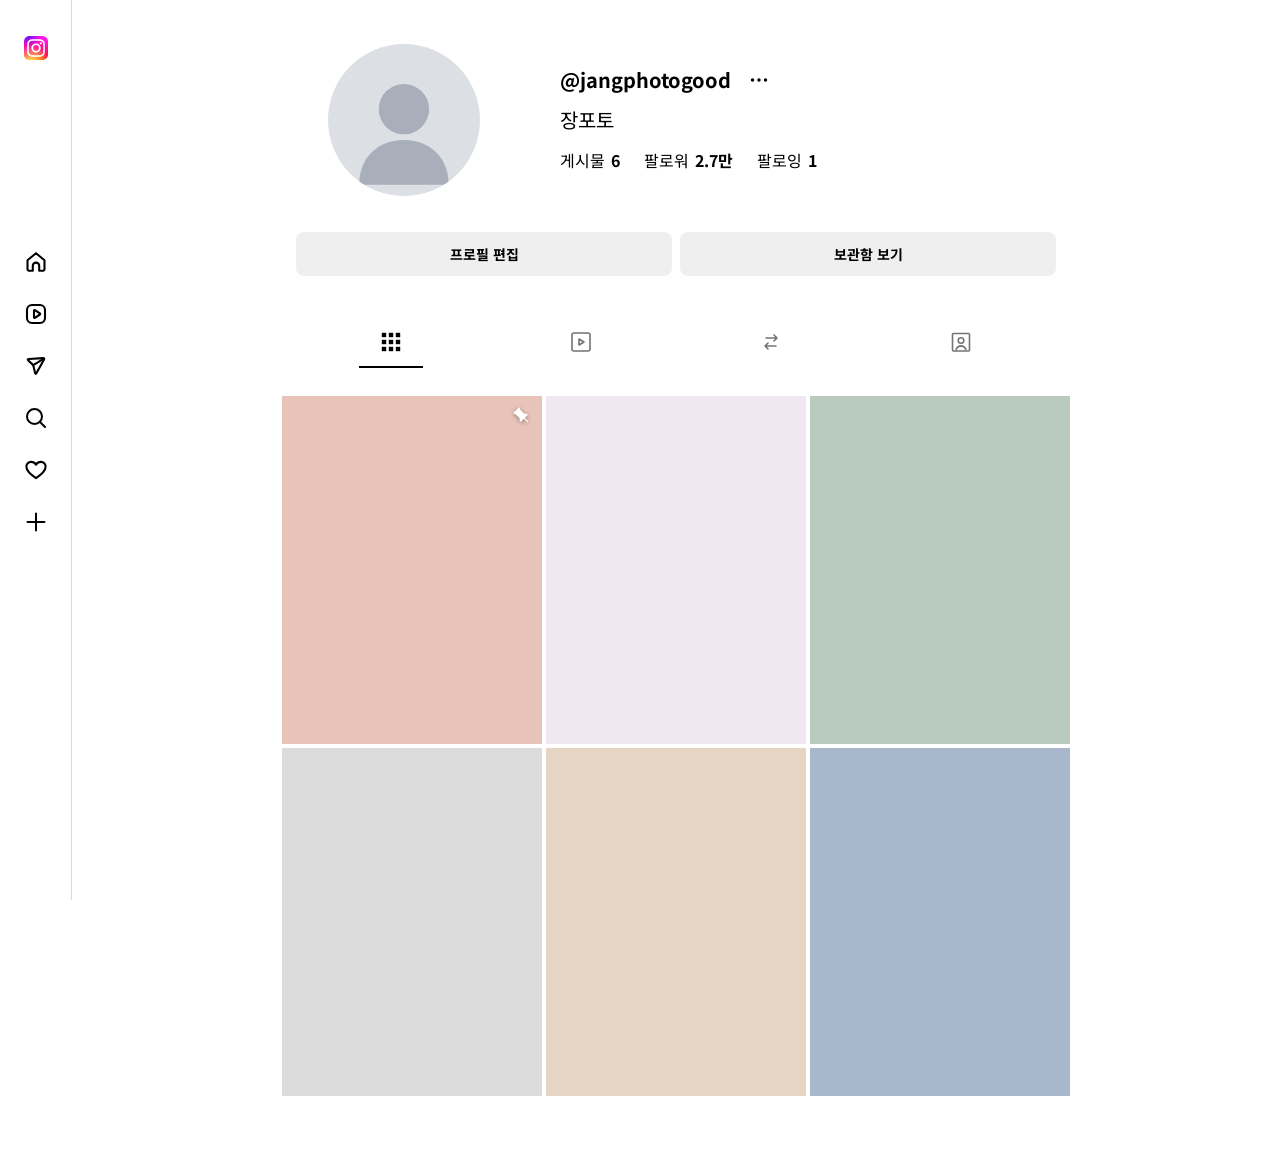
<file: index.html>
<!doctype html>
<html lang="ko">
<head>
  <meta charset="utf-8" />
  <meta name="viewport" content="width=device-width,initial-scale=1" />
  <title>@jangphotogood · Instagram</title>
  <link rel="preconnect" href="https://fonts.googleapis.com" />
  <link rel="preconnect" href="https://fonts.gstatic.com" crossorigin />
  <link rel="stylesheet" href="https://fonts.googleapis.com/css2?family=Noto+Sans+KR:wght@400;500;700&display=swap" />
  <link rel="stylesheet" href="style.css?v=31" />
</head>
<body>
  <aside class="side-nav" aria-label="메인 메뉴">
    <a class="logo" href="#" aria-label="Instagram">
      <img src="assets/instagram-logo.png" alt="" width="24" height="24" />
    </a>

    <nav class="nav-icons">
      <a href="#" class="nav-item" aria-label="홈"><img src="assets/icons/home.svg" alt="" width="24" height="24" /></a>
      <a href="#" class="nav-item" aria-label="릴스"><img src="assets/icons/reels.svg" alt="" width="24" height="24" /></a>
      <a href="dm.html" class="nav-item" aria-label="메시지"><img src="assets/icons/message.svg" alt="" width="24" height="24" /></a>
      <a href="#" class="nav-item" aria-label="검색"><img src="assets/icons/search.svg" alt="" width="24" height="24" /></a>
      <a href="#" class="nav-item" aria-label="알림"><img src="assets/icons/heart.svg" alt="" width="24" height="24" /></a>
      <a href="#" class="nav-item" aria-label="만들기"><img src="assets/icons/create.svg" alt="" width="24" height="24" /></a>
    </nav>
  </aside>

  <main class="content">
    <header class="profile">
      <div class="avatar" aria-hidden="true">
        <svg class="avatar-person" viewBox="0 0 100 100">
          <circle cx="50" cy="38" r="18" fill="currentColor"/>
          <path d="M18 92c0-20 14-32 32-32s32 12 32 32" fill="currentColor"/>
        </svg>
      </div>
      <div class="profile-info">
        <div class="profile-head">
          <h1 class="username">@jangphotogood</h1>
          <button class="more-btn" aria-label="더 보기">
            <svg viewBox="0 0 24 24" aria-hidden="true">
              <circle cx="5.5" cy="12" r="1.7" fill="currentColor"/>
              <circle cx="12" cy="12" r="1.7" fill="currentColor"/>
              <circle cx="18.5" cy="12" r="1.7" fill="currentColor"/>
            </svg>
          </button>
        </div>
        <p class="name">장포토</p>
        <ul class="stats">
          <li>게시물 <b>6</b></li>
          <li>팔로워 <b>2.7만</b></li>
          <li>팔로잉 <b>1</b></li>
        </ul>
      </div>
    </header>

    <div class="actions">
      <button class="pill-btn">프로필 편집</button>
      <button class="pill-btn">보관함 보기</button>
    </div>

    <nav class="tabs" aria-label="프로필 탭">
      <button class="tab is-active" aria-label="게시물">
        <svg viewBox="0 0 24 24" aria-hidden="true">
          <rect x="2.8" y="2.8" width="4.4" height="4.4" fill="currentColor"/>
          <rect x="9.8" y="2.8" width="4.4" height="4.4" fill="currentColor"/>
          <rect x="16.8" y="2.8" width="4.4" height="4.4" fill="currentColor"/>
          <rect x="2.8" y="9.8" width="4.4" height="4.4" fill="currentColor"/>
          <rect x="9.8" y="9.8" width="4.4" height="4.4" fill="currentColor"/>
          <rect x="16.8" y="9.8" width="4.4" height="4.4" fill="currentColor"/>
          <rect x="2.8" y="16.8" width="4.4" height="4.4" fill="currentColor"/>
          <rect x="9.8" y="16.8" width="4.4" height="4.4" fill="currentColor"/>
          <rect x="16.8" y="16.8" width="4.4" height="4.4" fill="currentColor"/>
        </svg>
        <span class="tab-indicator" aria-hidden="true"></span>
      </button>
      <button class="tab" aria-label="릴스">
        <svg viewBox="0 0 24 24" aria-hidden="true">
          <rect x="3" y="3" width="18" height="18" rx="2" fill="none" stroke="currentColor" stroke-width="1.6"/>
          <path d="M10 9v6l5-3-5-3Z" fill="none" stroke="currentColor" stroke-width="1.6" stroke-linejoin="round"/>
        </svg>
        <span class="tab-indicator" aria-hidden="true"></span>
      </button>
      <button class="tab" aria-label="리포스트">
        <svg viewBox="0 0 24 24" aria-hidden="true">
          <path d="M7 8h11M15 5l3 3-3 3" fill="none" stroke="currentColor" stroke-width="1.6" stroke-linecap="round" stroke-linejoin="round"/>
          <path d="M17 16H6M9 19l-3-3 3-3" fill="none" stroke="currentColor" stroke-width="1.6" stroke-linecap="round" stroke-linejoin="round"/>
        </svg>
        <span class="tab-indicator" aria-hidden="true"></span>
      </button>
      <button class="tab" aria-label="태그됨">
        <svg viewBox="0 0 24 24" aria-hidden="true">
          <rect x="3.5" y="3.5" width="17" height="17.5" rx="1" fill="none" stroke="currentColor" stroke-width="1.6"/>
          <circle cx="12" cy="10.5" r="2.8" fill="none" stroke="currentColor" stroke-width="1.6"/>
          <path d="M7 19.5c1.2-2.4 3-3.6 5-3.6s3.8 1.2 5 3.6" fill="none" stroke="currentColor" stroke-width="1.6" stroke-linecap="round"/>
        </svg>
        <span class="tab-indicator" aria-hidden="true"></span>
      </button>
    </nav>

    <section class="grid" id="post-grid" aria-label="게시물 그리드"></section>
  </main>

  <!-- Modal -->
  <div class="modal" id="modal" hidden aria-hidden="true">
    <div class="modal-overlay" data-close></div>

    <button class="modal-close" data-close aria-label="닫기">
      <svg viewBox="0 0 24 24" aria-hidden="true"><path d="m6 6 12 12M18 6 6 18" fill="none" stroke="currentColor" stroke-width="1.8" stroke-linecap="round"/></svg>
    </button>

    <button class="post-nav post-nav--prev" id="prev-post" aria-label="이전 게시물">
      <svg viewBox="0 0 24 24" aria-hidden="true"><path d="m15 5-7 7 7 7" fill="none" stroke="currentColor" stroke-width="2" stroke-linecap="round" stroke-linejoin="round"/></svg>
    </button>

    <div class="modal-dialog" role="dialog" aria-modal="true" aria-label="게시물">
      <div class="media" id="media">
        <div class="media-track" id="media-track"></div>

        <button class="media-nav media-nav--prev" id="prev-photo" aria-label="이전 사진">
          <svg viewBox="0 0 24 24" aria-hidden="true"><path d="m15 5-7 7 7 7" fill="none" stroke="currentColor" stroke-width="2" stroke-linecap="round" stroke-linejoin="round"/></svg>
        </button>
        <button class="media-nav media-nav--next" id="next-photo" aria-label="다음 사진">
          <svg viewBox="0 0 24 24" aria-hidden="true"><path d="m9 5 7 7-7 7" fill="none" stroke="currentColor" stroke-width="2" stroke-linecap="round" stroke-linejoin="round"/></svg>
        </button>

        <button class="tagged-toggle" aria-label="태그된 사람 보기">
          <svg viewBox="0 0 24 24" aria-hidden="true">
            <circle cx="12" cy="12" r="11" fill="#000"/>
            <circle cx="12" cy="10.2" r="3" fill="#fff"/>
            <path d="M6.5 18.5c1.2-2.4 3-3.5 5.5-3.5s4.3 1.1 5.5 3.5" fill="#fff"/>
          </svg>
        </button>

        <div class="tag-bubbles" id="tag-bubbles" aria-hidden="true"></div>

        <div class="dots" id="dots" aria-hidden="true"></div>
      </div>

      <aside class="side-panel">
        <header class="side-header">
          <div class="avatar avatar--sm" aria-hidden="true"></div>
          <div class="side-user">jangphotogood</div>
          <button class="side-more" aria-label="더 보기">
            <svg viewBox="0 0 24 24" aria-hidden="true">
              <circle cx="5.5" cy="12" r="1.7" fill="currentColor"/>
              <circle cx="12" cy="12" r="1.7" fill="currentColor"/>
              <circle cx="18.5" cy="12" r="1.7" fill="currentColor"/>
            </svg>
          </button>
        </header>

        <div class="side-body">
          <div class="caption">
            <div class="avatar avatar--sm" aria-hidden="true"></div>
            <div class="caption-text" id="caption-text"></div>
          </div>
          <ul class="comments" id="comments"></ul>
        </div>

        <div class="side-actions">
          <button class="action-btn" aria-label="좋아요">
            <svg viewBox="0 0 24 24" aria-hidden="true"><path d="M12 20s-7-4.35-7-10a4.5 4.5 0 0 1 7-3.72A4.5 4.5 0 0 1 19 10c0 5.65-7 10-7 10Z" fill="none" stroke="currentColor" stroke-width="1.8" stroke-linejoin="round"/></svg>
            <span class="action-count" id="count-likes"></span>
          </button>
          <button class="action-btn" aria-label="댓글">
            <svg viewBox="0 0 24 24" aria-hidden="true"><path d="M3 12c0-4.97 4.03-8.5 9-8.5s9 3.53 9 8.5-4.03 8.5-9 8.5c-1.29 0-2.52-.24-3.64-.68L3 21l1.4-4.17A8.1 8.1 0 0 1 3 12Z" fill="none" stroke="currentColor" stroke-width="1.8" stroke-linejoin="round"/></svg>
            <span class="action-count" id="count-comments"></span>
          </button>
          <button class="action-btn" aria-label="공유">
            <img src="assets/icons/message.svg" alt="" width="24" height="24" />
            <span class="action-count" id="count-shares"></span>
          </button>
        </div>

        <div class="likes" id="likes"></div>
        <div class="date" id="date"></div>

        <form class="comment-form" onsubmit="return false">
          <button type="button" class="emoji-btn" aria-label="이모티콘">
            <svg viewBox="0 0 24 24" aria-hidden="true">
              <circle cx="12" cy="12" r="9" fill="none" stroke="currentColor" stroke-width="1.6"/>
              <circle cx="9" cy="10.5" r="1.1" fill="currentColor"/>
              <circle cx="15" cy="10.5" r="1.1" fill="currentColor"/>
              <path d="M8.5 15c1 1.2 2.1 1.8 3.5 1.8s2.5-.6 3.5-1.8" fill="none" stroke="currentColor" stroke-width="1.6" stroke-linecap="round"/>
            </svg>
          </button>
          <input type="text" placeholder="댓글 달기..." aria-label="댓글 달기" />
          <button type="submit" class="post-btn">게시</button>
        </form>
      </aside>
    </div>

    <button class="post-nav post-nav--next" id="next-post" aria-label="다음 게시물">
      <svg viewBox="0 0 24 24" aria-hidden="true"><path d="m9 5 7 7-7 7" fill="none" stroke="currentColor" stroke-width="2" stroke-linecap="round" stroke-linejoin="round"/></svg>
    </button>
  </div>

  <script src="app.js?v=24"></script>
</body>
</html>
</file>
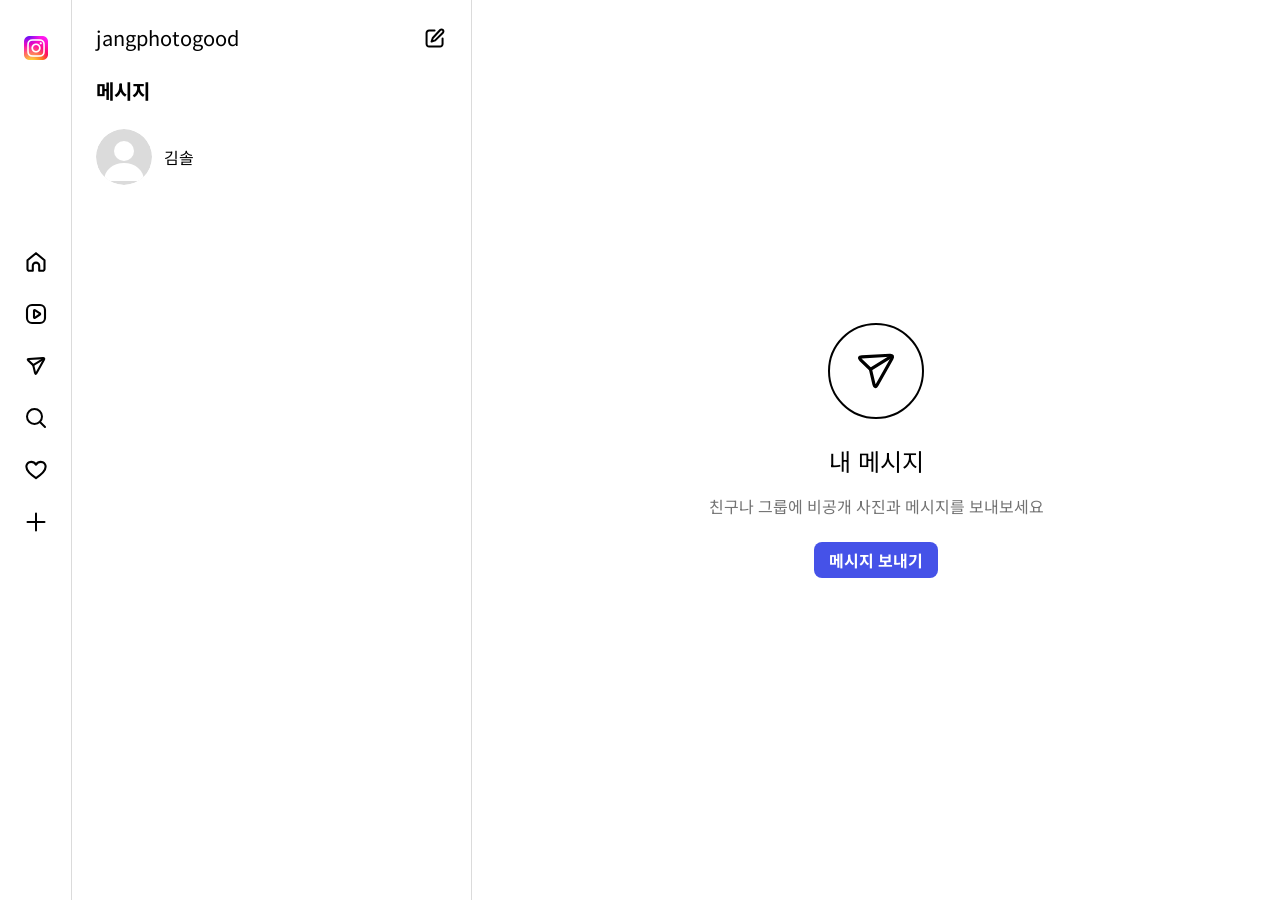
<file: dm.html>
<!doctype html>
<html lang="ko">
<head>
  <meta charset="utf-8" />
  <meta name="viewport" content="width=device-width,initial-scale=1" />
  <title>메시지 · Instagram</title>
  <link rel="preconnect" href="https://fonts.googleapis.com" />
  <link rel="preconnect" href="https://fonts.gstatic.com" crossorigin />
  <link rel="stylesheet" href="https://fonts.googleapis.com/css2?family=Noto+Sans+KR:wght@400;500;700&display=swap" />
  <link rel="stylesheet" href="style.css?v=33" />
</head>
<body class="dm-body">
  <aside class="side-nav" aria-label="메인 메뉴">
    <a class="logo" href="index.html" aria-label="Instagram">
      <img src="assets/instagram-logo.png" alt="" width="24" height="24" />
    </a>

    <nav class="nav-icons">
      <a href="index.html" class="nav-item" aria-label="홈"><img src="assets/icons/home.svg" alt="" width="24" height="24" /></a>
      <a href="#" class="nav-item" aria-label="릴스"><img src="assets/icons/reels.svg" alt="" width="24" height="24" /></a>
      <a href="dm.html" class="nav-item is-active" aria-label="메시지" aria-current="page"><img src="assets/icons/message.svg" alt="" width="24" height="24" /></a>
      <a href="#" class="nav-item" aria-label="검색"><img src="assets/icons/search.svg" alt="" width="24" height="24" /></a>
      <a href="#" class="nav-item" aria-label="알림"><img src="assets/icons/heart.svg" alt="" width="24" height="24" /></a>
      <a href="#" class="nav-item" aria-label="만들기"><img src="assets/icons/create.svg" alt="" width="24" height="24" /></a>
    </nav>
  </aside>

  <aside class="dm-list" aria-label="대화 목록">
    <header class="dm-list-head">
      <h1 class="dm-user">jangphotogood</h1>
      <button class="dm-icon-btn" aria-label="새 메시지">
        <img src="assets/icons/new-message.svg" alt="" width="24" height="24" />
      </button>
    </header>

    <h2 class="dm-section-title">메시지</h2>

    <ul class="dm-conversations">
      <li>
        <button class="dm-conv" type="button" id="conv-mina" data-conv="mina">
          <span class="dm-avatar" aria-hidden="true">
            <svg viewBox="0 0 56 56">
              <circle cx="28" cy="28" r="28" fill="#dbdbdb"/>
              <circle cx="28" cy="22" r="10" fill="#ffffff"/>
              <path d="M8 52c0-11 9-18 20-18s20 7 20 18" fill="#ffffff"/>
            </svg>
          </span>
          <span class="dm-conv-name">김솔</span>
        </button>
      </li>
    </ul>
  </aside>

  <main class="dm-empty" id="dm-empty" aria-label="내 메시지">
    <div class="dm-empty-ring" aria-hidden="true">
      <img src="assets/icons/message-48.svg" alt="" width="48" height="48" />
    </div>
    <h2 class="dm-empty-title">내 메시지</h2>
    <p class="dm-empty-sub">친구나 그룹에 비공개 사진과 메시지를 보내보세요</p>
    <button class="dm-send-btn" type="button">메시지 보내기</button>
  </main>

  <!-- Chat conversation view (hidden until a conversation is picked) -->
  <section class="chat" id="chat" hidden aria-label="김솔과의 대화">
    <header class="chat-header">
      <button class="chat-back" type="button" aria-label="목록으로">
        <svg viewBox="0 0 24 24" aria-hidden="true"><path d="m15 5-7 7 7 7" fill="none" stroke="currentColor" stroke-width="2" stroke-linecap="round" stroke-linejoin="round"/></svg>
      </button>
      <span class="dm-avatar dm-avatar--md" aria-hidden="true">
        <svg viewBox="0 0 44 44">
          <circle cx="22" cy="22" r="22" fill="#dbdbdb"/>
          <circle cx="22" cy="17" r="8" fill="#ffffff"/>
          <path d="M6 40c0-9 7-14 16-14s16 5 16 14" fill="#ffffff"/>
        </svg>
      </span>
      <div class="chat-peer">
        <div class="chat-peer-name">김솔</div>
        <div class="chat-peer-handle">kimsol_slamme</div>
      </div>
      <div class="chat-actions">
        <button class="dm-icon-btn" aria-label="음성 통화">
          <svg viewBox="0 0 24 24" aria-hidden="true"><path d="M5 4h4l2 5-3 2a12 12 0 0 0 5 5l2-3 5 2v4a2 2 0 0 1-2 2A17 17 0 0 1 3 6a2 2 0 0 1 2-2Z" fill="none" stroke="currentColor" stroke-width="1.6" stroke-linejoin="round"/></svg>
        </button>
        <button class="dm-icon-btn" aria-label="영상 통화">
          <svg viewBox="0 0 24 24" aria-hidden="true">
            <rect x="3" y="7" width="13" height="10" rx="2" fill="none" stroke="currentColor" stroke-width="1.6"/>
            <path d="m16 10 5-3v10l-5-3Z" fill="none" stroke="currentColor" stroke-width="1.6" stroke-linejoin="round"/>
          </svg>
        </button>
        <button class="dm-icon-btn" aria-label="대화 정보">
          <svg viewBox="0 0 24 24" aria-hidden="true">
            <circle cx="12" cy="12" r="9" fill="none" stroke="currentColor" stroke-width="1.6"/>
            <circle cx="12" cy="8" r="1" fill="currentColor"/>
            <path d="M12 11v6" fill="none" stroke="currentColor" stroke-width="1.6" stroke-linecap="round"/>
          </svg>
        </button>
      </div>
    </header>

    <div class="chat-body">
      <div class="chat-date">2027년 1월 3일 오후 11:20</div>

      <div class="msg msg--in"><span class="bubble">안녕하세요, 모델 김솔이에요!
연락드려요, 제 사진을 예쁘게 찍어주셔서.</span></div>

      <div class="msg msg--out"><span class="bubble">안녕하세요! 별 말씀을요.
모델이 좋으니 당연한 결과물이지요 ^^</span></div>

      <div class="msg msg--in"><span class="bubble">감사해요.
진짜 모델로 거듭난 것 같아요, 덕분에.
그래서 말인데, 해주실 수 있나요?
제 전담 포토그래퍼!</span></div>

      <div class="msg msg--out"><span class="bubble">저야 영광이죠^^~</span></div>
    </div>

    <form class="chat-input" onsubmit="return false">
      <button type="button" class="chat-input-btn" aria-label="이모티콘">
        <svg viewBox="0 0 24 24" aria-hidden="true">
          <circle cx="12" cy="12" r="9" fill="none" stroke="currentColor" stroke-width="1.6"/>
          <circle cx="9" cy="10.5" r="1.1" fill="currentColor"/>
          <circle cx="15" cy="10.5" r="1.1" fill="currentColor"/>
          <path d="M8.5 15c1 1.2 2.1 1.8 3.5 1.8s2.5-.6 3.5-1.8" fill="none" stroke="currentColor" stroke-width="1.6" stroke-linecap="round"/>
        </svg>
      </button>
      <input type="text" placeholder="메시지 입력..." aria-label="메시지 입력" />
      <button type="button" class="chat-input-btn" aria-label="음성 메시지">
        <svg viewBox="0 0 24 24" aria-hidden="true">
          <rect x="9" y="3" width="6" height="12" rx="3" fill="none" stroke="currentColor" stroke-width="1.6"/>
          <path d="M5 11a7 7 0 0 0 14 0M12 18v3" fill="none" stroke="currentColor" stroke-width="1.6" stroke-linecap="round"/>
        </svg>
      </button>
      <button type="button" class="chat-input-btn" aria-label="사진 보내기">
        <svg viewBox="0 0 24 24" aria-hidden="true">
          <rect x="3" y="4" width="18" height="16" rx="2" fill="none" stroke="currentColor" stroke-width="1.6"/>
          <circle cx="8" cy="10" r="1.6" fill="currentColor"/>
          <path d="m4 18 5-6 4 4 3-3 4 5" fill="none" stroke="currentColor" stroke-width="1.6" stroke-linejoin="round"/>
        </svg>
      </button>
      <button type="button" class="chat-input-btn" aria-label="좋아요 보내기">
        <svg viewBox="0 0 24 24" aria-hidden="true"><path d="M12 20s-7-4.35-7-10a4.5 4.5 0 0 1 7-3.72A4.5 4.5 0 0 1 19 10c0 5.65-7 10-7 10Z" fill="none" stroke="currentColor" stroke-width="1.6" stroke-linejoin="round"/></svg>
      </button>
    </form>
  </section>

  <script>
    (function () {
      const conv = document.getElementById('conv-mina');
      const empty = document.getElementById('dm-empty');
      const chat = document.getElementById('chat');
      const back = chat.querySelector('.chat-back');

      function openChat() {
        conv.classList.add('is-selected');
        empty.hidden = true;
        chat.hidden = false;
        document.body.classList.add('chat-open');
      }
      function closeChat() {
        conv.classList.remove('is-selected');
        empty.hidden = false;
        chat.hidden = true;
        document.body.classList.remove('chat-open');
      }

      conv.addEventListener('click', openChat);
      back.addEventListener('click', closeChat);
    })();
  </script>
</body>
</html>
</file>
<file: style.css>
/* Tokens pulled directly from the Figma spec
   (frame "[김솔노트북] 인스타그램_프로필화면", 1440×900). */
:root {
  --bg: #ffffff;
  --text: #000000;
  --text-muted: #737373;
  --icon: #8e8e8e;
  --border: #dbdbdb;
  --btn-bg: #efefef;
  --btn-bg-hover: #dbdbdb;
  --avatar: #dcdfe3;
  --avatar-person: #a8afba;
  --accent: #0095f6;

  --nav-w: 72px;
  --content-w: 760px;      /* profile block width (Section frame: 760×172) */
  --grid-w: 788px;         /* tile group width (3×260 + 2×4 gap) */
  --tile-w: 260px;
  --tile-h: 348px;
  --grid-gap: 4px;

  font-family: "Noto Sans KR", -apple-system, BlinkMacSystemFont, "Segoe UI", Roboto, sans-serif;
}

* { box-sizing: border-box; }

html, body {
  margin: 0;
  padding: 0;
  background: var(--bg);
  color: var(--text);
  -webkit-font-smoothing: antialiased;
}

body {
  display: flex;
  min-height: 100vh;
}

button { font-family: inherit; }

ul { list-style: none; padding: 0; margin: 0; }

/* ---------- Side nav ---------- */

.side-nav {
  position: sticky;
  top: 0;
  flex-shrink: 0;
  width: var(--nav-w);
  height: 100vh;
  border-right: 1px solid var(--border);
  background: var(--bg);
  display: flex;
  flex-direction: column;
  align-items: center;
  padding: 36px 0;
  z-index: 10;
}

.logo { display: block; margin-bottom: 40px; }
.logo img { display: block; width: 24px; height: 24px; }

.nav-icons {
  display: flex;
  flex-direction: column;
  align-items: center;
  gap: 28px;
  margin-top: 150px;
}

.nav-item {
  display: inline-flex;
  width: 24px;
  height: 24px;
  color: #000;
  transition: opacity .15s;
}
.nav-item svg { width: 100%; height: 100%; }
.nav-item img { display: block; width: 100%; height: 100%; }
.nav-item:hover { opacity: .55; }

/* ---------- Content column (centered in viewport remainder) ---------- */

.content {
  flex: 1;
  min-width: 0;
  padding: 44px 24px 60px;
  display: flex;
  flex-direction: column;
  align-items: center;
}

/* ---------- Profile header (760×172) ---------- */

.profile {
  display: flex;
  align-items: center;
  gap: 0;
  width: var(--content-w);
  padding-bottom: 28px;
}

.avatar {
  width: 152px;
  height: 152px;
  border-radius: 50%;
  background: var(--avatar);
  flex-shrink: 0;
  margin-left: 32px;
  margin-right: 80px;
  overflow: hidden;
  display: grid;
  place-items: center;
  color: var(--avatar-person);
}
.avatar-person {
  width: 92%;
  height: 92%;
  margin-top: 8%;
  display: block;
}

.avatar--sm,
.avatar.avatar--sm {
  width: 32px;
  height: 32px;
  margin: 0;
  flex-shrink: 0;
}
.avatar--sm .avatar-person { display: none; }

.profile-info {
  flex: 1;
  min-width: 0;
  display: flex;
  flex-direction: column;
  gap: 16px;
}

.profile-head {
  display: flex;
  align-items: center;
  gap: 12px;
}

.username {
  font-size: 20px;
  font-weight: 700;
  margin: 0;
  line-height: 1.2;
  letter-spacing: 0;
}

.more-btn {
  background: none;
  border: 0;
  padding: 0;
  margin-left: 4px;
  color: #000;
  cursor: pointer;
  display: inline-flex;
  width: 24px;
  height: 24px;
}
.more-btn svg { width: 100%; height: 100%; }

.name {
  margin: 0;
  font-size: 20px;
  font-weight: 400;
  line-height: 1.2;
}

.stats {
  display: flex;
  gap: 24px;
  font-size: 16px;
  font-weight: 400;
}
.stats b { font-weight: 700; margin-left: 2px; }

/* ---------- Action buttons (760×44 total, 376×44 each) ---------- */

.actions {
  display: flex;
  gap: 8px;
  width: var(--content-w);
  margin-top: 8px;
}

.pill-btn {
  flex: 1;
  background: var(--btn-bg);
  border: 0;
  border-radius: 8px;
  height: 44px;
  padding: 0 16px;
  font-size: 14px;
  font-weight: 700;
  color: #000;
  cursor: pointer;
  transition: background .15s;
}
.pill-btn:hover { background: var(--btn-bg-hover); }

/* ---------- Tabs (760 wide, border-top spans each tab) ---------- */

.tabs {
  display: flex;
  justify-content: space-between;
  width: var(--content-w);
  margin-top: 40px;
}

.tab {
  position: relative;
  flex: 1;
  background: none;
  border: 0;
  height: 52px;
  padding: 0;
  cursor: pointer;
  color: var(--text-muted);
  display: inline-flex;
  align-items: center;
  justify-content: center;
}
.tab svg { width: 24px; height: 24px; display: block; }
.tab.is-active { color: #000; }
.tab-indicator {
  position: absolute;
  bottom: 0;
  left: 50%;
  transform: translateX(-50%);
  width: 64px;
  height: 2px;
  background: #000;
  display: none;
}
.tab.is-active .tab-indicator { display: block; }

/* ---------- Grid (788 wide, 3×260 portrait tiles) ---------- */

.grid {
  display: grid;
  grid-template-columns: repeat(3, var(--tile-w));
  gap: var(--grid-gap);
  width: var(--grid-w);
  margin-top: 28px;
}

.tile {
  position: relative;
  width: var(--tile-w);
  height: var(--tile-h);
  background: #eee;
  border: 0;
  padding: 0;
  cursor: pointer;
  overflow: hidden;
}
.tile:hover::after {
  content: "";
  position: absolute;
  inset: 0;
  background: rgba(0,0,0,.08);
}
.tile--empty { cursor: default; }
.tile--empty:hover::after { content: none; }
.tile:disabled { cursor: default; }
.tile:disabled:hover::after { content: none; }
.tile .pin, .tile .multi {
  position: absolute;
  top: 10px;
  width: 20px;
  height: 20px;
  color: #fff;
  filter: drop-shadow(0 1px 2px rgba(0,0,0,.4));
  pointer-events: none;
}
.tile .pin { right: 10px; }
.tile .multi { right: 10px; }
.tile svg { width: 100%; height: 100%; display: block; }

/* ---------- Modal (frame "[김솔노트북] 인스타그램_2027년2월1일" 1440×900) ---------- */

:root {
  --modal-w: 1100px;
  --modal-h: 848px;
  --media-w: 636px;
  --side-w: 464px;
  --hashtag: #026ed4;
  --post-btn: #0064d1;
  --soft-border: #efefef;
  --tag-bg: #2c2e32;
  --media-bg: #e3dccb;
  --placeholder-icon: #4a5268;
}

.modal {
  position: fixed;
  inset: 0;
  display: grid;
  place-items: center;
  z-index: 50;
}
.modal[hidden] { display: none; }

.modal-overlay {
  position: absolute;
  inset: 0;
  background: rgba(0,0,0,.72);
}

.modal-close {
  position: absolute;
  top: 16px;
  right: 16px;
  width: 56px;
  height: 56px;
  padding: 16px;
  background: none;
  border: 0;
  color: #fff;
  cursor: pointer;
  z-index: 3;
}
.modal-close svg { width: 100%; height: 100%; }

.post-nav {
  position: absolute;
  top: 50%;
  transform: translateY(-50%);
  width: 48px;
  height: 48px;
  background: #fff;
  border: 0;
  border-radius: 50%;
  color: #262626;
  cursor: pointer;
  display: grid;
  place-items: center;
  z-index: 3;
}
.post-nav svg { width: 24px; height: 24px; }
.post-nav--prev { left: 24px; }
.post-nav--next { right: 24px; }
.post-nav:hover { background: #f0f0f0; }
.post-nav[disabled] { opacity: .35; cursor: not-allowed; }

.modal-dialog {
  position: relative;
  display: flex;
  background: #fff;
  border-radius: 6px;
  overflow: hidden;
  /* Fit viewport on both axes while preserving the 1100:848 aspect ratio.
     Chrome allowance: 32px per side for the outer arrows + close. */
  width: min(
    var(--modal-w),
    calc(100vw - 160px),
    calc((100vh - 48px) * 1100 / 848)
  );
  aspect-ratio: 1100 / 848;
  z-index: 2;
}

/* ----- media (left, 636:464 share of the dialog, portrait feel) ----- */

.media {
  position: relative;
  flex: 636 1 0;
  min-width: 0;
  background: var(--media-bg);
  overflow: hidden;
}

.media-track {
  display: flex;
  width: 100%;
  height: 100%;
  transition: transform .25s ease;
}

.slide {
  flex: 0 0 100%;
  width: 100%;
  height: 100%;
  position: relative;
  display: grid;
  place-items: center;
}

/* image placeholder centered in the slide */
.slide-placeholder {
  display: flex;
  flex-direction: column;
  align-items: center;
  gap: 10px;
  color: var(--placeholder-icon);
  font-size: 14px;
  pointer-events: none;
}
.slide-placeholder svg {
  width: 48px;
  height: 48px;
}

.media-nav {
  position: absolute;
  top: 50%;
  transform: translateY(-50%);
  width: 30px;
  height: 30px;
  background: rgba(255,255,255,.75);
  border: 0;
  border-radius: 50%;
  color: #262626;
  cursor: pointer;
  display: grid;
  place-items: center;
  z-index: 2;
}
.media-nav svg { width: 18px; height: 18px; }
.media-nav--prev { left: 12px; }
.media-nav--next { right: 12px; }
.media-nav[hidden] { display: none; }

.dots {
  position: absolute;
  left: 0;
  right: 0;
  bottom: 14px;
  display: flex;
  justify-content: center;
  gap: 4px;
  z-index: 2;
}
.dot {
  width: 6px;
  height: 6px;
  border-radius: 50%;
  background: rgba(255,255,255,.75);
}
.dot.is-active { background: var(--accent); }

/* tagged-person toggle (bottom-left) */
.tagged-toggle {
  position: absolute;
  bottom: 16px;
  left: 16px;
  width: 28px;
  height: 28px;
  background: none;
  border: 0;
  padding: 0;
  cursor: pointer;
  z-index: 2;
}
.tagged-toggle svg { width: 100%; height: 100%; }

/* tag bubbles (bottom cluster above the person-toggle row) */
.tag-bubbles {
  position: absolute;
  left: 20px;
  right: 20px;
  bottom: 56px;
  display: flex;
  flex-wrap: wrap;
  gap: 12px;
  z-index: 2;
  pointer-events: none;
}
.tag-bubble {
  position: relative;
  background: var(--tag-bg);
  color: #fff;
  font-size: 14px;
  font-weight: 700;
  padding: 8px 10px;
  border-radius: 4px;
  margin-top: 6px; /* room for the pointer triangle above */
}
.tag-bubble::before {
  content: "";
  position: absolute;
  top: -6px;
  left: 16px;
  width: 0;
  height: 0;
  border-left: 8px solid transparent;
  border-right: 8px solid transparent;
  border-bottom: 6px solid var(--tag-bg);
}

/* ----- side panel (right, 464×848) ----- */

.side-panel {
  flex: 464 1 0;
  min-width: 0;
  display: flex;
  flex-direction: column;
  border-left: 1px solid var(--soft-border);
}

.side-header {
  display: flex;
  align-items: center;
  gap: 12px;
  height: 64px;
  padding: 0 16px;
  border-bottom: 1px solid var(--soft-border);
}
.side-user {
  flex: 1;
  font-size: 16px;
  font-weight: 700;
}
.side-more {
  background: none;
  border: 0;
  padding: 4px;
  cursor: pointer;
  color: #000;
  width: 24px;
  height: 24px;
  display: inline-flex;
}
.side-more svg { width: 100%; height: 100%; }

.side-body {
  flex: 1;
  overflow-y: auto;
  padding: 16px;
}

.caption {
  display: flex;
  gap: 12px;
  font-size: 16px;
  line-height: 1.5;
}
.caption-text { flex: 1; min-width: 0; }
.caption-user { font-weight: 700; }
.caption-body { color: #000; }
.hashtag {
  color: var(--hashtag);
  white-space: nowrap;
  word-break: keep-all;
}
.hashtag + .hashtag { margin-left: 6px; }

.comments {
  margin: 16px 0 0;
  padding: 0;
  list-style: none;
  display: flex;
  flex-direction: column;
  gap: 12px;
}
.comment {
  display: flex;
  gap: 8px;
  align-items: center;
  font-size: 16px;
  line-height: 24px;
}
.comment .avatar {
  width: 32px;
  height: 32px;
  flex-shrink: 0;
}
.comment-text b { font-weight: 700; margin-right: 4px; }

.side-actions {
  display: flex;
  align-items: center;
  gap: 16px;
  padding: 12px 16px 0;
  border-top: 1px solid var(--soft-border);
}
.action-btn {
  background: none;
  border: 0;
  padding: 0;
  cursor: pointer;
  color: #000;
  display: inline-flex;
  align-items: center;
  gap: 4px;
  font: inherit;
}
.action-btn svg,
.action-btn img { width: 24px; height: 24px; display: block; }
.action-count {
  font-size: 14px;
  font-weight: 400;
  color: #000;
}

.likes {
  padding: 2px 16px;
  font-size: 14px;
}
.likes b { font-weight: 700; }

.date {
  padding: 2px 16px 12px;
  color: var(--text-muted);
  font-size: 12px;
  text-transform: uppercase;
}

.comment-form {
  display: flex;
  align-items: center;
  gap: 12px;
  padding: 0 16px;
  height: 56px;
  border-top: 1px solid var(--soft-border);
}
.emoji-btn {
  background: none;
  border: 0;
  padding: 0;
  cursor: pointer;
  color: #000;
  width: 24px;
  height: 24px;
  display: inline-flex;
}
.emoji-btn svg { width: 100%; height: 100%; }
.comment-form input {
  flex: 1;
  border: 0;
  outline: none;
  font: inherit;
  font-size: 14px;
  background: transparent;
  color: #000;
}
.comment-form input::placeholder { color: #8e8e8e; }
.post-btn {
  background: none;
  border: 0;
  padding: 0;
  color: var(--post-btn);
  font-size: 14px;
  font-weight: 700;
  cursor: pointer;
}

body.modal-open { overflow: hidden; }

/* =======================================================================
   DM page (frame "5-1. PC · 메시지(DM)" 1440×900)
   ======================================================================= */

.dm-body {
  align-items: stretch;
}

.dm-list {
  flex-shrink: 0;
  width: 400px;
  height: 100vh;
  border-right: 1px solid var(--border);
  background: var(--bg);
  display: flex;
  flex-direction: column;
}

.dm-list-head {
  display: flex;
  align-items: center;
  height: 76px;
  padding: 0 24px;
}
.dm-user {
  flex: 1;
  margin: 0;
  font-size: 20px;
  font-weight: 400;
  line-height: 1.2;
}
.dm-icon-btn {
  background: none;
  border: 0;
  padding: 0;
  cursor: pointer;
  color: #000;
  width: 24px;
  height: 24px;
  display: inline-flex;
}
.dm-icon-btn svg,
.dm-icon-btn img { width: 100%; height: 100%; display: block; }

.dm-section-title {
  margin: 0;
  padding: 0 24px 16px;
  font-size: 20px;
  font-weight: 700;
}

.dm-conversations {
  flex: 1;
  overflow-y: auto;
}
.dm-conv {
  width: 100%;
  background: none;
  border: 0;
  padding: 8px 24px;
  display: flex;
  align-items: center;
  gap: 12px;
  cursor: pointer;
  height: 72px;
  font-family: inherit;
}
.dm-conv:hover { background: #fafafa; }
.dm-avatar {
  width: 56px;
  height: 56px;
  flex-shrink: 0;
  border-radius: 50%;
  overflow: hidden;
  display: inline-block;
}
.dm-avatar svg { width: 100%; height: 100%; display: block; }
.dm-conv-name {
  font-size: 16px;
  font-weight: 400;
  color: #000;
}

/* right side — empty state (968×900) */

.dm-empty {
  flex: 1;
  display: flex;
  flex-direction: column;
  align-items: center;
  justify-content: center;
  gap: 16px;
  padding: 24px;
  text-align: center;
}
.dm-empty-ring {
  width: 96px;
  height: 96px;
  border-radius: 50%;
  border: 2px solid #000;
  display: grid;
  place-items: center;
  color: #000;
  margin-bottom: 8px;
}
.dm-empty-ring svg,
.dm-empty-ring img {
  width: 48px;
  height: 48px;
  display: block;
}
.dm-empty-title {
  margin: 0;
  font-size: 24px;
  font-weight: 400;
  color: #000;
}
.dm-empty-sub {
  margin: 0;
  font-size: 16px;
  color: var(--text-muted);
}
.dm-send-btn {
  margin-top: 8px;
  width: 124px;
  height: 36px;
  padding: 0;
  background: #4552e8;
  border: 0;
  border-radius: 8px;
  color: #fff;
  font-size: 16px;
  font-weight: 700;
  cursor: pointer;
  transition: background .15s;
}
.dm-send-btn:hover { background: #3b47cc; }

/* side nav "active" state (message icon is filled on DM page) */
.nav-item.is-active { color: #000; }

/* selected conversation in the DM list */
.dm-conv.is-selected { background: #efefef; }
.dm-conv.is-selected:hover { background: #efefef; }

/* =======================================================================
   DM chat view (frame "6-1. PC · 메시지 대화" 1440×900)
   ======================================================================= */

:root {
  --bubble-in: #efefef;
  --bubble-out: #7438F2;      /* solid purple sent bubble */
  --bubble-out-text: #ffffff;
}

.chat {
  flex: 1;
  min-width: 0;
  display: flex;
  flex-direction: column;
  height: 100vh;
  background: #fff;
}
.chat[hidden], .dm-empty[hidden] { display: none; }

.chat-header {
  display: flex;
  align-items: center;
  gap: 12px;
  height: 76px;
  padding: 0 20px;
  border-bottom: 1px solid var(--border);
}
.chat-back {
  display: none;              /* only on narrow screens */
  background: none;
  border: 0;
  padding: 4px;
  color: #000;
  cursor: pointer;
  width: 28px;
  height: 28px;
}
.chat-back svg { width: 100%; height: 100%; }

.dm-avatar--md { width: 44px; height: 44px; }

.chat-peer { flex: 1; min-width: 0; }
.chat-peer-name {
  font-size: 16px;
  font-weight: 700;
  color: #000;
  line-height: 1.2;
}
.chat-peer-handle {
  font-size: 12px;
  font-weight: 400;
  color: var(--text-muted);
  line-height: 1.4;
}

.chat-actions {
  display: flex;
  gap: 16px;
}

.chat-body {
  flex: 1;
  overflow-y: auto;
  padding: 24px 32px 16px;
  display: flex;
  flex-direction: column;
  gap: 6px;
}

.chat-date {
  text-align: center;
  color: var(--text-muted);
  font-size: 12px;
  margin: 8px 0 20px;
}

.msg {
  display: flex;
  flex-direction: column;
  max-width: 100%;
}
.msg--in { align-items: flex-start; }
.msg--out { align-items: flex-end; }
.msg + .msg { margin-top: 2px; }

.bubble {
  max-width: 420px;
  padding: 10px 16px;
  border-radius: 12px;
  font-size: 15px;
  line-height: 1.35;
  white-space: pre-wrap;
  word-break: break-word;
}
.msg--in .bubble {
  background: var(--bubble-in);
  color: #000;
}
.msg--out .bubble {
  background: var(--bubble-out);
  color: var(--bubble-out-text);
}

.read-receipt {
  margin-top: 4px;
  font-size: 12px;
  color: var(--text-muted);
}

.msg-image {
  display: block;
  border-radius: 18px;
  margin-top: 4px;
  background-size: cover;
  background-position: center;
  background-repeat: no-repeat;
}
.msg-image--dress {
  width: 192px;
  height: 279px;
  background-image: url("assets/871087-5ov-1.png");
}
.msg-image--atelier {
  width: 319px;
  height: 238px;
  background-image: url("assets/firefly-gemini-flash-366166-1.png");
}

.msg {
  position: relative;
}
.bubble {
  position: relative;
}
.msg-reaction {
  position: absolute;
  bottom: -14px;
  left: -10px;
  display: inline-flex;
  align-items: center;
  justify-content: center;
  width: 28px;
  height: 28px;
  border-radius: 999px;
  background: var(--bubble-in);
  border: 2px solid #fff;
  font-size: 13px;
  line-height: 1;
}
.msg:has(.msg-reaction) { margin-bottom: 16px; }

/* input bar */
.chat-input {
  display: flex;
  align-items: center;
  gap: 12px;
  margin: 8px 20px 20px;
  padding: 4px 16px;
  height: 44px;
  border: 1px solid var(--border);
  border-radius: 22px;
}
.chat-input-btn {
  background: none;
  border: 0;
  padding: 0;
  cursor: pointer;
  color: #000;
  width: 24px;
  height: 24px;
  display: inline-flex;
  flex-shrink: 0;
}
.chat-input-btn svg { width: 100%; height: 100%; }
.chat-input input {
  flex: 1;
  border: 0;
  outline: none;
  font: inherit;
  font-size: 16px;
  background: transparent;
  color: #000;
}
.chat-input input::placeholder { color: #8e8e8e; }

/* On mobile the chat replaces the list */
body.chat-open .dm-list { display: none; }
@media (min-width: 641px) {
  body.chat-open .dm-list { display: flex; }
}

/* =======================================================================
   Responsive — tablet (≤1024px) matches "5-2. 태블릿 · 메시지(DM)" (800×1280)
   ======================================================================= */

@media (max-width: 1024px) {
  /* --- side nav: icons shift to vertical center (per tablet design) --- */
  .side-nav { padding: 36px 0; }
  .logo { margin-bottom: 0; }
  .nav-icons {
    margin-top: auto;
    margin-bottom: auto;
    gap: 28px;
  }

  /* --- profile page fluid --- */
  .content {
    padding: 32px 16px 48px;
  }
  .profile,
  .actions,
  .tabs {
    width: min(760px, 100%);
  }
  /* Tablet grid: 4 columns (per "3-2. 태블릿 · 프로필" 800×1280) */
  .grid {
    width: 100%;
    max-width: none;
    grid-template-columns: repeat(4, 1fr);
  }
  .tile {
    width: auto;
    height: auto;
    aspect-ratio: 260 / 348;
  }
  .avatar {
    width: 160px;
    height: 160px;
    margin-left: 0;
    margin-right: 56px;
  }

  /* --- DM page --- */
  .dm-list {
    width: 300px;
  }
  .dm-list-head {
    height: 64px;
    padding: 0 20px;
  }
  .dm-section-title {
    padding: 0 20px 12px;
  }
  .dm-conv {
    padding: 8px 20px;
  }
  .dm-user { font-size: 18px; }

  .chat-header { padding: 0 16px; height: 64px; }
  .chat-body { padding: 20px 20px 12px; }
  .bubble { max-width: 300px; }
  .chat-actions { gap: 12px; }
  .chat-input { margin: 8px 16px 16px; }
}

/* =======================================================================
   Responsive — mobile (≤640px)
   ======================================================================= */

@media (max-width: 640px) {
  /* side nav becomes a bottom bar so content gets full width */
  body { flex-direction: column; padding-bottom: 56px; }
  .side-nav {
    position: fixed;
    top: auto;
    bottom: 0;
    left: 0;
    right: 0;
    width: 100%;
    height: 56px;
    padding: 0 12px;
    flex-direction: row;
    border-right: 0;
    border-top: 1px solid var(--border);
    z-index: 20;
  }
  .logo { display: none; }
  .nav-icons {
    flex-direction: row;
    margin: 0;
    gap: 0;
    width: 100%;
    justify-content: space-around;
  }

  /* profile page: single/flex layout, more compact */
  .content { padding: 24px 12px 80px; }
  /* mobile reverts to 3-col grid (Instagram convention) */
  .grid { grid-template-columns: repeat(3, 1fr); }
  .profile {
    gap: 24px;
  }
  .avatar {
    width: 88px;
    height: 88px;
    margin: 0;
  }
  .profile-info { gap: 10px; }
  .username { font-size: 18px; }
  .name { font-size: 16px; }
  .stats { font-size: 14px; gap: 16px; }
  .actions { gap: 6px; }
  .pill-btn { font-size: 13px; height: 36px; }
  .tabs { margin-top: 32px; }
  .grid { gap: 2px; }

  /* DM page: list takes full width, hide empty state */
  .dm-list {
    width: 100%;
    height: calc(100vh - 56px);
    border-right: 0;
    border-bottom: 1px solid var(--border);
  }
  .dm-empty { display: none; }

  /* chat on mobile: back button appears, full width */
  .chat {
    height: calc(100vh - 56px);
  }
  .chat-back { display: inline-flex; }
  .chat-header { padding: 0 12px; height: 56px; gap: 8px; }
  .chat-actions { gap: 8px; }
  .chat-body { padding: 16px 12px 8px; }
  .bubble { max-width: 75%; font-size: 14px; }
  .chat-input { margin: 8px 12px 12px; }
}

/* Modal responsive: stack media over panel on narrow screens
   (1100:848 side-by-side is cramped below ~900px). */
@media (max-width: 900px) {
  .modal-dialog {
    aspect-ratio: auto;
    flex-direction: column;
    width: min(500px, 100vw - 24px);
    height: min(900px, 100vh - 24px);
  }
  .media {
    flex: 0 0 auto;
    width: 100%;
    aspect-ratio: 1 / 1;
  }
  .side-panel {
    flex: 1 1 auto;
    width: 100%;
    border-left: 0;
    border-top: 1px solid var(--soft-border);
    min-height: 180px;
  }
  .slide-placeholder svg { width: 40px; height: 40px; }
  .tag-bubbles { gap: 8px; }
  .tag-bubble { font-size: 12px; padding: 6px 8px; }

  .post-nav { width: 40px; height: 40px; }
  .post-nav svg { width: 20px; height: 20px; }
  .post-nav--prev { left: 8px; }
  .post-nav--next { right: 8px; }

  .modal-close { width: 40px; height: 40px; padding: 10px; top: 8px; right: 8px; }
}

/* Mobile phone: modal nearly fullscreen, bottom nav reserved */
@media (max-width: 640px) {
  .modal-dialog {
    width: calc(100vw - 16px);
    height: calc(100vh - 80px);
  }
  .side-header { height: 56px; }
  .caption { font-size: 14px; }
  .side-body { padding: 12px; }
  .side-actions { padding: 4px 8px 0; }
  .likes { padding: 2px 12px; }
  .date { padding: 2px 12px 10px; }
  .comment-form { padding: 0 12px; height: 48px; }

  /* overlay-style outer arrows for thumb reach */
  .post-nav {
    background: rgba(255,255,255,.9);
  }
}
</file>
